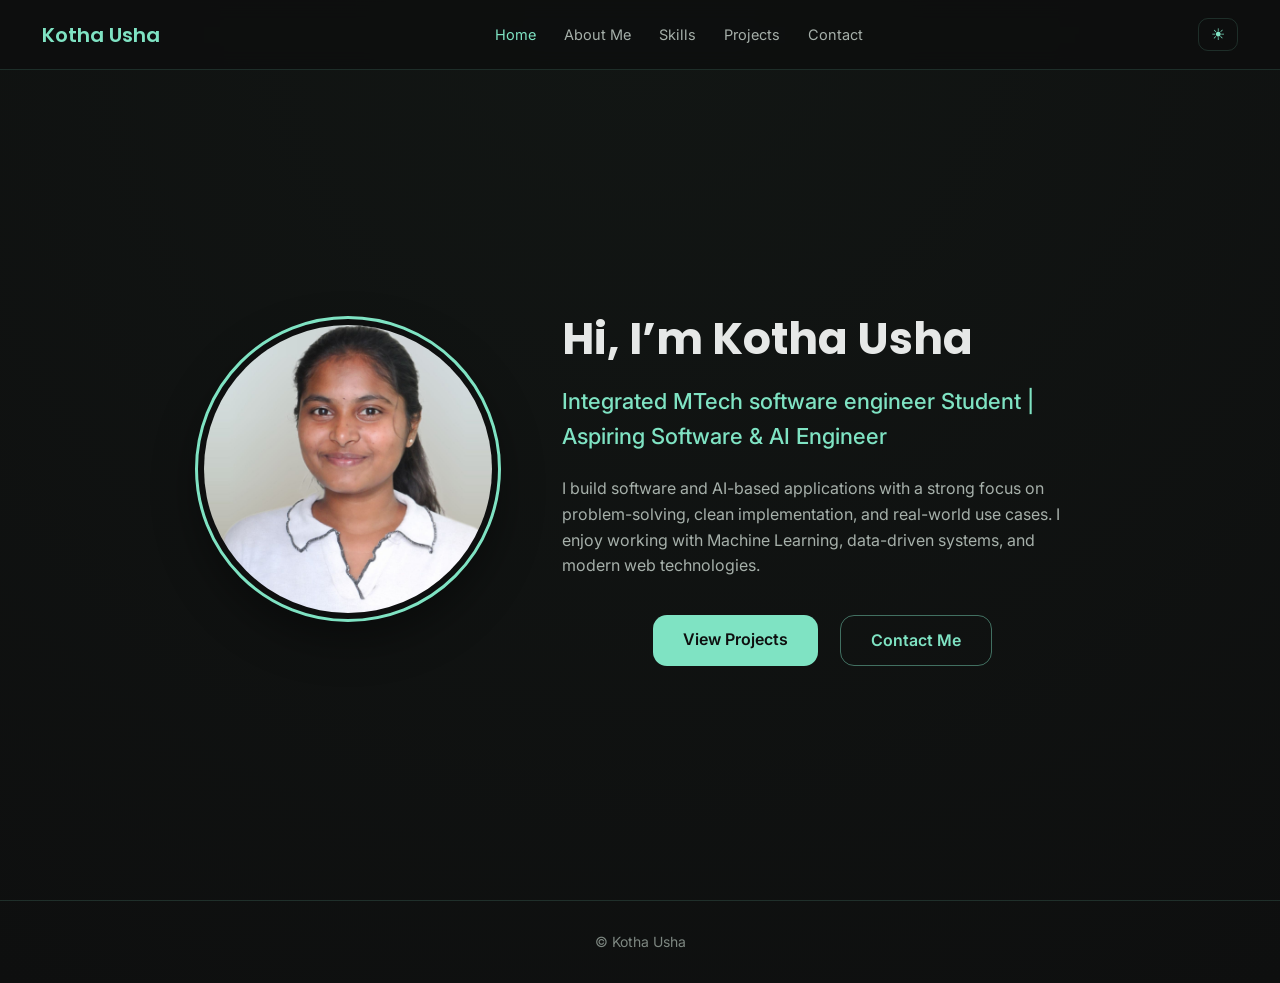
<file: index.html>
<!DOCTYPE html>
<html lang="en">
<head>
  <meta charset="UTF-8" />
  <title>Kotha Usha | Portfolio</title>
  <meta name="viewport" content="width=device-width, initial-scale=1.0" />

  <link rel="stylesheet" href="style.css" />
  <link href="https://fonts.googleapis.com/css2?family=Poppins:wght@600&family=Inter&display=swap" rel="stylesheet">
</head>

<body>

<header class="navbar">
  
  <div class="logo">Kotha Usha</div>

  <nav>
    <a class="active" href="index.html">Home</a>
    <a href = "about.html">About Me</a>
    <a href="skills.html">Skills</a>
    <a href="projects.html">Projects</a>
    <a href="contact.html">Contact</a>
  </nav>

  <button id="themeToggle" class="theme-toggle" aria-label="Toggle theme">
  ☀
</button>

</header>

  <section class="hero">
  <div class="hero-split">

    <!-- LEFT: PHOTO -->
    <div class="hero-photo" id="heroPhoto">
  <img src="profile.jpg" alt="Kotha Usha">
</div>


    <!-- RIGHT: TEXT -->
    <div class="hero-wrapper hero-content">
      <h1>Hi, I’m Kotha Usha</h1>
      <h2>Integrated MTech software engineer Student | Aspiring Software & AI Engineer</h2>

<p>
  I build software and AI-based applications with a strong focus on
  problem-solving, clean implementation, and real-world use cases.
  I enjoy working with Machine Learning, data-driven systems, and
  modern web technologies.
</p>


      <div class="hero-buttons">
        <a href="projects.html" class="btn btn-primary">View Projects</a>
        <a href="contact.html" class="btn btn-secondary">Contact Me</a>
      </div>
    </div>

  </div>
</section>



<footer>
  ©  Kotha Usha
</footer>

<script src="script.js"></script>
</body>
</html>
</file>
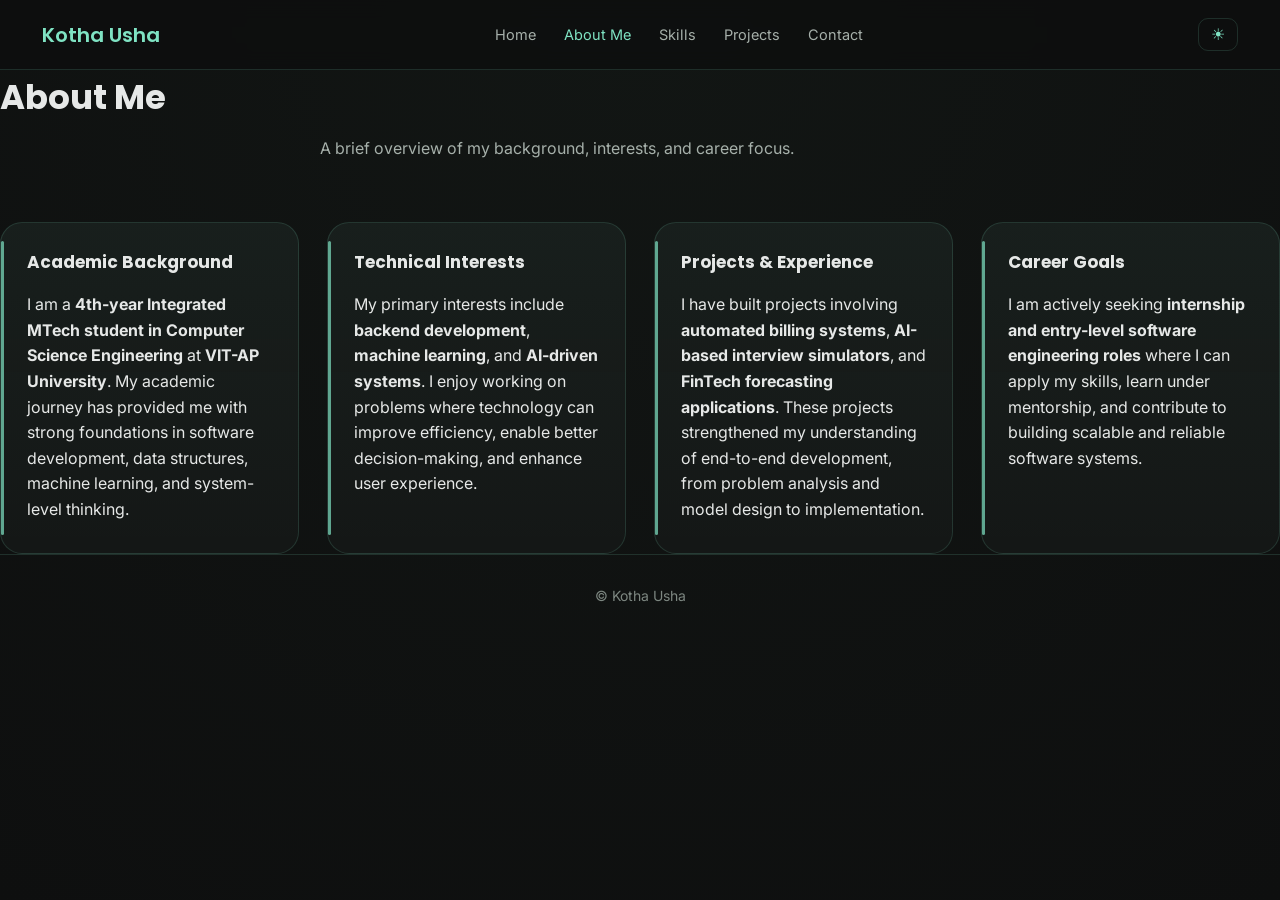
<file: about.html>
<!DOCTYPE html>
<html lang="en">
<head>
  <meta charset="UTF-8">
  <title>About | Kotha Usha</title>
  <meta name="description" content="About Kotha Usha — Software Engineer and Integrated MTech CSE student.">
  <meta name="viewport" content="width=device-width, initial-scale=1.0">

  <link rel="stylesheet" href="style.css">
  <link href="https://fonts.googleapis.com/css2?family=Poppins:wght@600&family=Inter&display=swap" rel="stylesheet">
</head>

<body>

<header class="navbar">
  <div class="logo">Kotha Usha</div>

  <nav>
    <a href="index.html">Home</a>
    <a class="active" href="about.html">About Me</a>
    <a href="skills.html">Skills</a>
    <a href="projects.html">Projects</a>
    <a href="contact.html">Contact</a>
  </nav>

<button id="themeToggle" class="theme-toggle" aria-label="Toggle theme">
  ☀
</button>

</header>

<section class="about-section">

  <h1>About Me</h1>
  <p class="subtitle">
    A brief overview of my background, interests, and career focus.
  </p>

  <div class="skills-grid">

    <div class="skill-card">
      <h3>Academic Background</h3>
      <p>
  I am a <strong>4th-year Integrated MTech student in Computer Science Engineering</strong>
  at <strong>VIT-AP University</strong>. My academic journey has provided me with
  strong foundations in software development, data structures, machine learning,
  and system-level thinking.
</p>

    </div>

    <div class="skill-card">
      <h3>Technical Interests</h3>
      <p>
  My primary interests include <strong>backend development</strong>,
  <strong>machine learning</strong>, and <strong>AI-driven systems</strong>.
  I enjoy working on problems where technology can improve efficiency,
  enable better decision-making, and enhance user experience.
</p>

    </div>

    <div class="skill-card">
      <h3>Projects & Experience</h3>
      <p>
  I have built projects involving <strong>automated billing systems</strong>,
  <strong>AI-based interview simulators</strong>, and
  <strong>FinTech forecasting applications</strong>.
  These projects strengthened my understanding of end-to-end development,
  from problem analysis and model design to implementation.
</p>

    </div>

    <div class="skill-card">
      <h3>Career Goals</h3>
      <p>
  I am actively seeking <strong>internship and entry-level software engineering roles</strong>
  where I can apply my skills, learn under mentorship, and contribute to
  building scalable and reliable software systems.
</p>

    </div>

  </div>
</section>

<footer>
  © Kotha Usha
</footer>

<script src="script.js"></script>
</body>
</html>
</file>
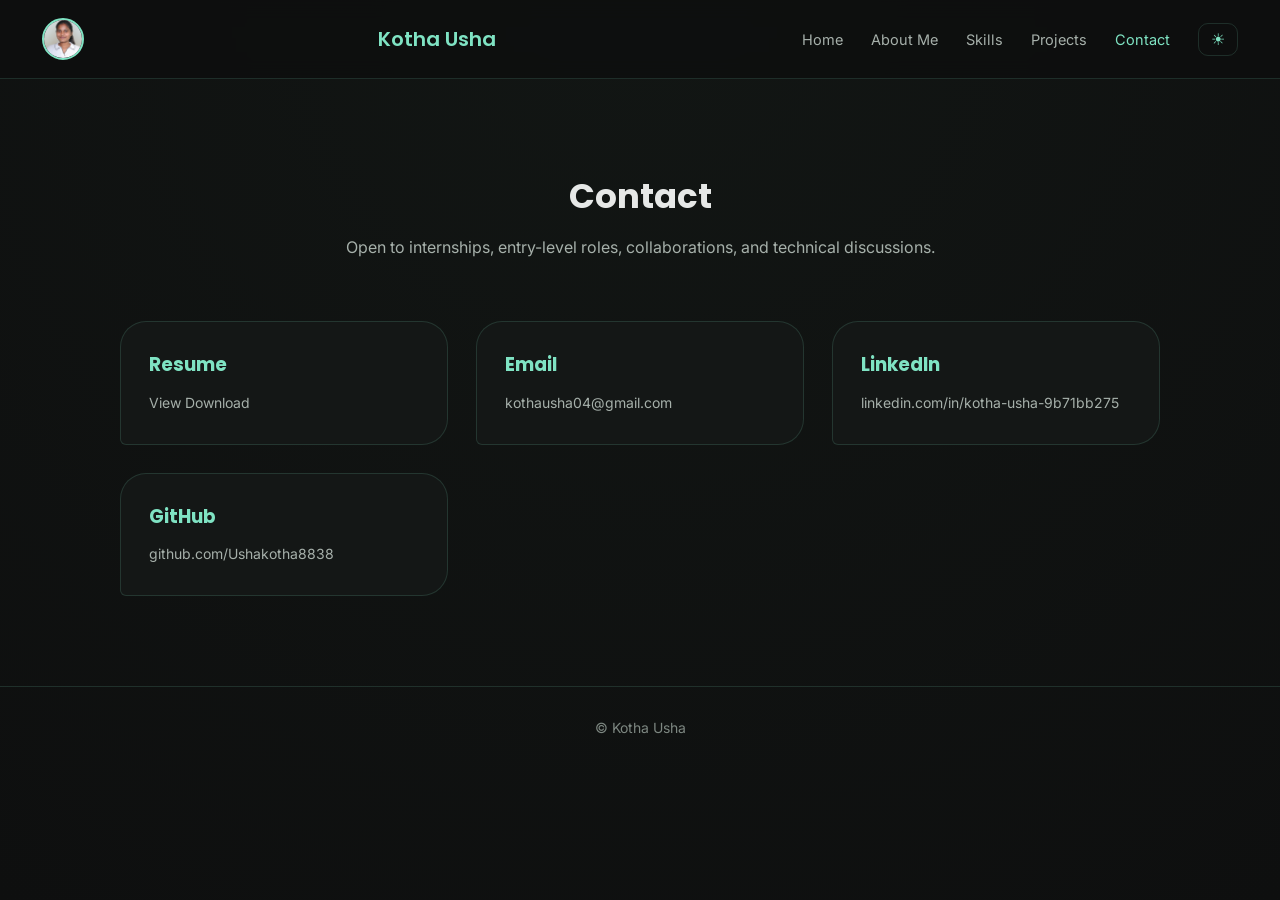
<file: contact.html>
<!DOCTYPE html>
<html lang="en">
<head>
  <meta charset="UTF-8">
  <title>Contact | Kotha Usha</title>
  <meta name="description" content="Contact Kotha Usha — Software Engineer open to internships and entry-level roles.">
  <meta name="viewport" content="width=device-width, initial-scale=1.0">

  <link rel="stylesheet" href="style.css">
  <link href="https://fonts.googleapis.com/css2?family=Poppins:wght@600&family=Inter&display=swap" rel="stylesheet">
</head>

<body>

<header class="navbar">
  <div class="profile-mini" id="navProfile">
  <img src="profile.jpg" alt="Kotha Usha">
</div>


  <div class="logo">Kotha Usha</div>
  <nav>
    <a href="index.html">Home</a>
    <a href = "about.html">About Me</a>
    <a href="skills.html">Skills</a>
    <a href="projects.html">Projects</a>
    <a class="active" href="contact.html">Contact</a>

    <!-- Theme Toggle -->
    <button id="themeToggle" class="theme-toggle" aria-label="Toggle theme">
  ☀
</button>

  </nav>
</header>

<section class="contact-section">
  <h1>Contact</h1>
  <p class="subtitle">
Open to internships, entry-level roles, collaborations, and technical discussions.

  </p>

  <div class="contact-grid">


    <!-- Resume -->
<div class="contact-card accent-olive">
  <h3>Resume</h3>

  <div class="contact-actions">
    <a href="UshaKothaResume.pdf"
       target="_blank"
       rel="noopener noreferrer"
       data-resume="view">
      View
    </a>

    <a href="UshaKothaResume.pdf"
       download
       data-resume="download">
      Download
    </a>
  </div>
</div>


   

    <!-- Email -->
    <div class="contact-card accent-amber">
      <h3>Email</h3>
      <a href="mailto:kothausha04@gmail.com" class="contact-link">
        kothausha04@gmail.com
      </a>
    </div>

    <!-- LinkedIn -->
    <div class="contact-card accent-violet">
      <h3>LinkedIn</h3>
      <a href="https://www.linkedin.com/in/kotha-usha-9b71bb275"
         target="_blank"
         rel="noopener noreferrer"
         class="contact-link">
        linkedin.com/in/kotha-usha-9b71bb275
      </a>
    </div>

    <!-- GitHub -->
    <div class="contact-card accent-teal">
      <h3>GitHub</h3>
      <a href="https://github.com/Ushakotha8838"
         target="_blank"
         rel="noopener noreferrer"
         class="contact-link">
        github.com/Ushakotha8838
      </a>
    </div>

  </div>
</section>

<footer>
  ©  Kotha Usha
</footer>

<script src="script.js"></script>
</body>
</html>
</file>
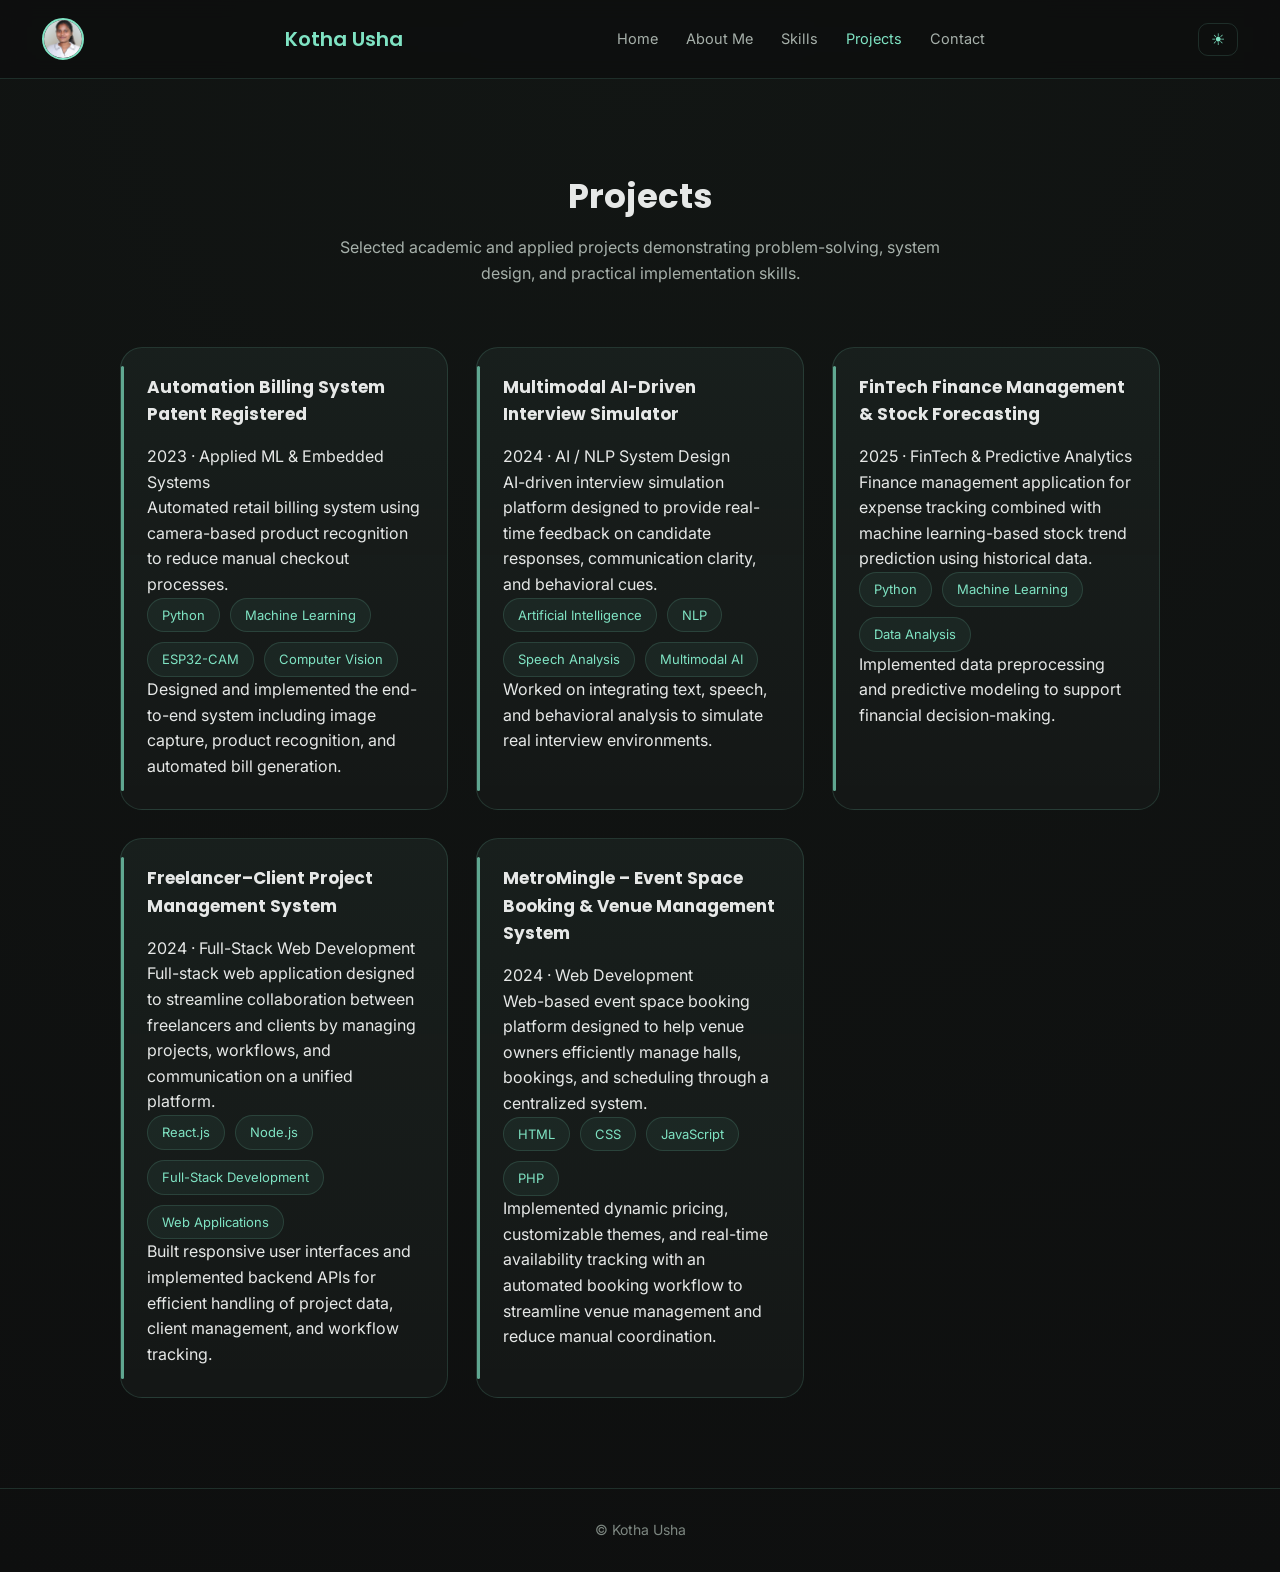
<file: projects.html>
<!DOCTYPE html>
<html lang="en">
<head>
  <meta charset="UTF-8">
  <title>Projects | Kotha Usha</title>
  <meta name="description" content="Projects by Kotha Usha including AI systems, fintech applications, and software engineering projects.">

  <meta name="viewport" content="width=device-width, initial-scale=1.0">

  <!-- Cache busting -->
  <link rel="stylesheet" href="style.css?v=8">

  <link href="https://fonts.googleapis.com/css2?family=Poppins:wght@600&family=Inter&display=swap" rel="stylesheet">
</head>

<body>

<header class="navbar">

  <div class="profile-mini" id="navProfile">
  <img src="profile.jpg" alt="Kotha Usha">
</div>


  <div class="logo">Kotha Usha</div>
  <nav>
    <a href="index.html">Home</a>
    <a href = "about.html">About Me</a>
    <a href="skills.html">Skills</a>
    <a class="active" href="projects.html">Projects</a>
    <a href="contact.html">Contact</a>
  </nav>
<button id="themeToggle" class="theme-toggle" aria-label="Toggle theme">
  ☀
</button>


</header>

<section class="projects-section">
  <h1>Projects</h1>
  <p class="subtitle">
    Selected academic and applied projects demonstrating problem-solving,
    system design, and practical implementation skills.
  </p>

  <div class="skills-grid">

    <!-- Project 1 -->
    <div class="skill-card">
      <h3>Automation Billing System <span class="badge">Patent Registered</span></h3>

      <span class="skill-level">2023 · Applied ML & Embedded Systems</span>

      <div class="skill-divider"></div>

      <p>
        Automated retail billing system using camera-based product recognition
        to reduce manual checkout processes.
      </p>

      <div class="skill-tags">
        <span>Python</span>
        <span>Machine Learning</span>
        <span>ESP32-CAM</span>
        <span>Computer Vision</span>
      </div>

      <div class="skill-footer">
        Designed and implemented the end-to-end system including image capture,
product recognition, and automated bill generation.

      </div>
    </div>

    <!-- Project 2 -->
    <div class="skill-card">
      <h3>Multimodal AI-Driven Interview Simulator</h3>

      <span class="skill-level">2024 · AI / NLP System Design</span>

      <div class="skill-divider"></div>

      <p>
       AI-driven interview simulation platform designed to provide real-time
feedback on candidate responses, communication clarity, and behavioral cues.

      </p>

      <div class="skill-tags">
        <span>Artificial Intelligence</span>
        <span>NLP</span>
        <span>Speech Analysis</span>
        <span>Multimodal AI</span>
      </div>

      <div class="skill-footer">
Worked on integrating text, speech, and behavioral analysis to simulate
real interview environments.

      </div>
    </div>

    <!-- Project 3 -->
    <div class="skill-card">
      <h3>FinTech Finance Management & Stock Forecasting</h3>

      <span class="skill-level">2025 · FinTech & Predictive Analytics</span>

      <div class="skill-divider"></div>

      <p>
        Finance management application for expense tracking combined with
machine learning-based stock trend prediction using historical data.

      </p>

      <div class="skill-tags">
        <span>Python</span>
        <span>Machine Learning</span>
        <span>Data Analysis</span>
        
      </div>
      <div class="skill-footer">
        Implemented data preprocessing and predictive modeling to support
financial decision-making.

      </div>
       </div>
<!-- Project 4 -->
      <div class="skill-card">
  <h3>Freelancer–Client Project Management System</h3>

  <span class="skill-level">2024 · Full-Stack Web Development</span>

  <div class="skill-divider"></div>

  <p>
    Full-stack web application designed to streamline collaboration between freelancers and clients by managing projects, workflows, and communication on a unified platform.
  </p>

  <div class="skill-tags">
    <span>React.js</span>
    <span>Node.js</span>
    <span>Full-Stack Development</span>
    <span>Web Applications</span>
  </div>

  <div class="skill-footer">
    Built responsive user interfaces and implemented backend APIs for efficient handling of project data, client management, and workflow tracking.
  </div>
</div>

    <!-- Project 5 -->
    <div class="skill-card">
  <h3>MetroMingle – Event Space Booking & Venue Management System</h3>

  <span class="skill-level">2024 · Web Development</span>

  <div class="skill-divider"></div>

  <p>
    Web-based event space booking platform designed to help venue owners efficiently manage halls, bookings, and scheduling through a centralized system.
  </p>

  <div class="skill-tags">
    <span>HTML</span>
    <span>CSS</span>
    <span>JavaScript</span>
    <span>PHP</span>
  </div>

  <div class="skill-footer">
    Implemented dynamic pricing, customizable themes, and real-time availability tracking with an automated booking workflow to streamline venue management and reduce manual coordination.
  </div>
</div>  
   

  </div>
</section>

<footer>
  ©  Kotha Usha
</footer>
<script src="script.js"></script>

</body>
</html>
</file>
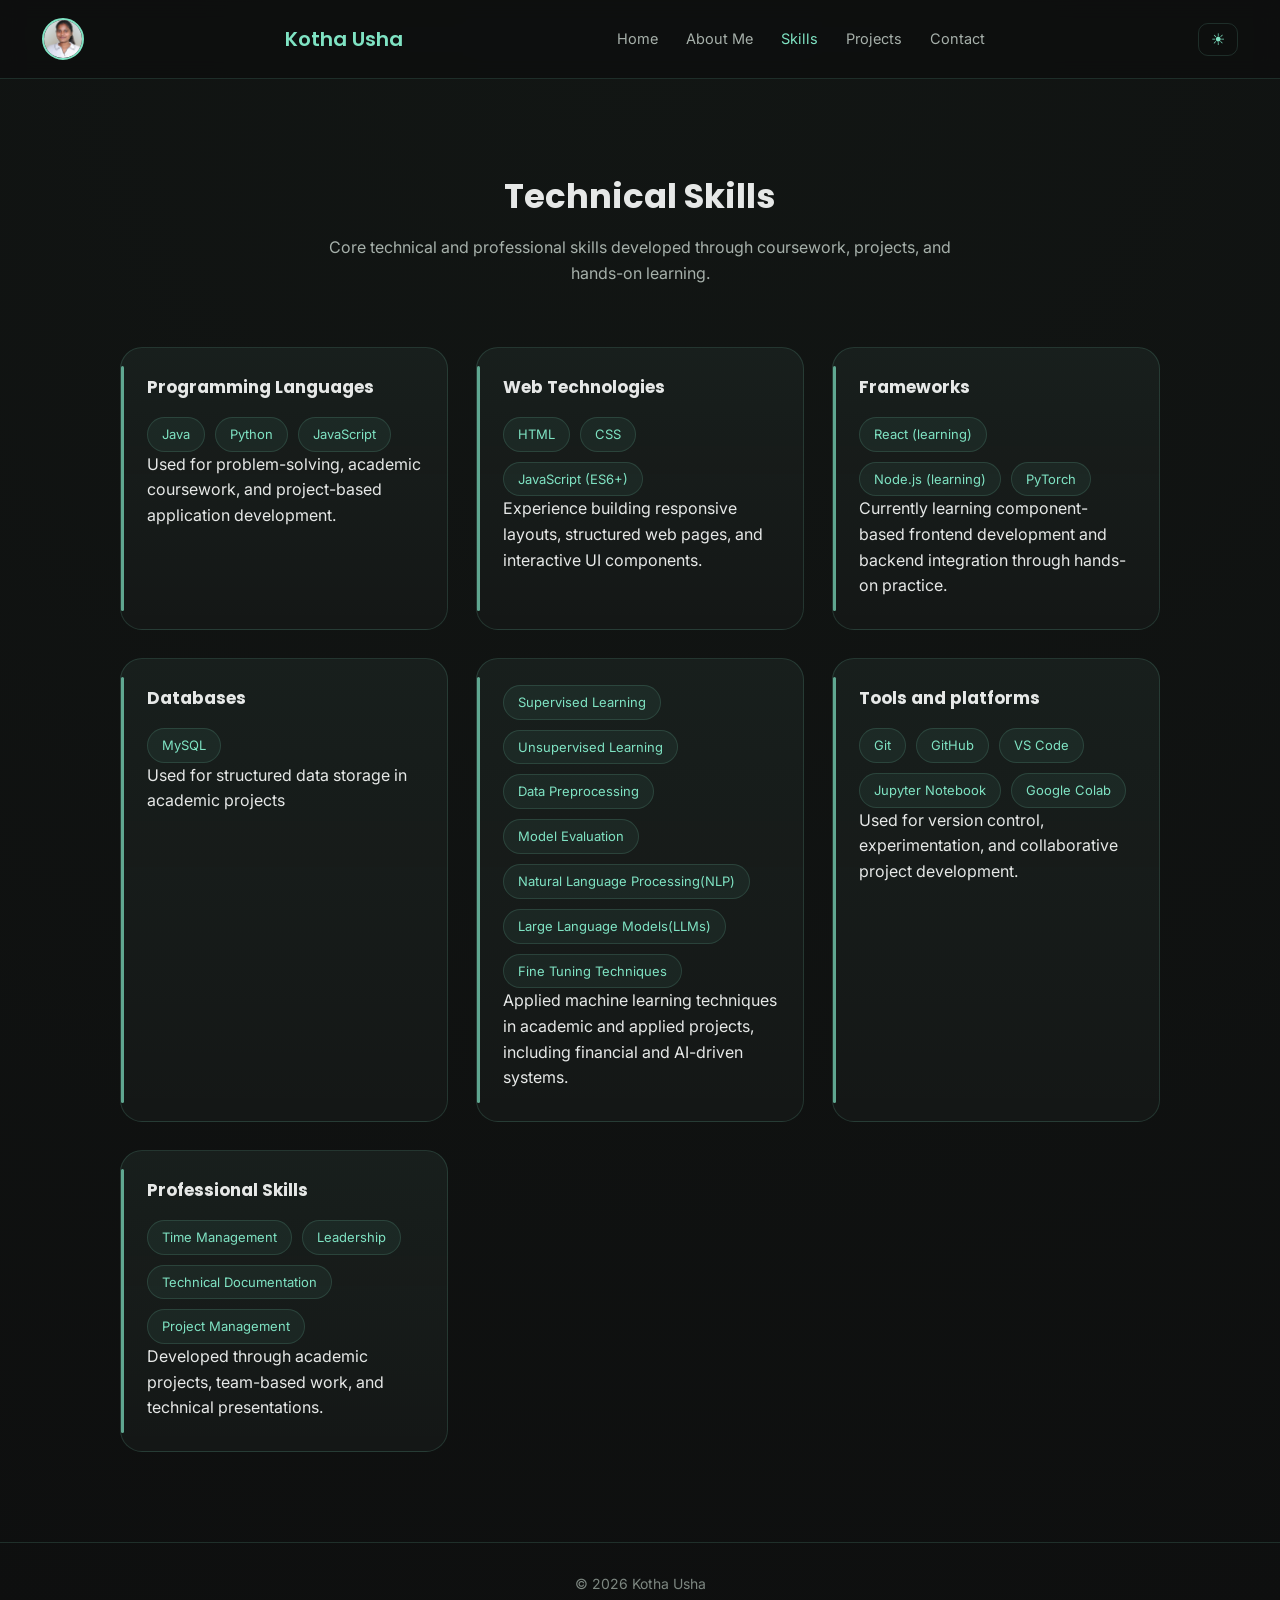
<file: skills.html>
<!DOCTYPE html>
<html lang="en">
<head>
  <meta charset="UTF-8">
  <title>Skills | Kotha Usha</title>
  <meta name="description" content="Technical skills of Kotha Usha including programming, software development, AI, and machine learning.">

  <meta name="viewport" content="width=device-width, initial-scale=1.0">

  <!-- Cache busting to ensure latest CSS loads -->
  <link rel="stylesheet" href="style.css?v=7">

  <link href="https://fonts.googleapis.com/css2?family=Poppins:wght@600&family=Inter&display=swap" rel="stylesheet">
</head>

<body>

<header class="navbar">
  <div class="profile-mini" id="navProfile">
  <img src="profile.jpg" alt="Kotha Usha">
</div>


  <div class="logo">Kotha Usha</div>
  <nav>
    <a href="index.html">Home</a>
    <a href = "about.html">About Me</a>
    <a class="active" href="skills.html">Skills</a>
    <a href="projects.html">Projects</a>
    <a href="contact.html">Contact</a>
  </nav>
<button id="themeToggle" class="theme-toggle" aria-label="Toggle theme">
  ☀
</button>


</header>

<section class="skills-section">
  <h1>Technical Skills</h1>
  <p class="subtitle">
    Core technical and professional skills developed through coursework,
    projects, and hands-on learning.
  </p>

  <div class="skills-grid">

    <!-- Programming Languages -->
    <div class="skill-card">
      <h3>Programming Languages</h3>
     

      <div class="skill-divider"></div>

      <div class="skill-tags">
        <span>Java</span>
        <span>Python</span>
        <span>JavaScript</span>
      </div>

      <div class="skill-footer">
       <p>
  Used for problem-solving, academic coursework, and
  project-based application development.
</p>

      </div>
    </div>

    <!-- Web Technologies -->
    <div class="skill-card">
      <h3>Web Technologies</h3>
     

      <div class="skill-divider"></div>

      <div class="skill-tags">
        <span>HTML</span>
        <span>CSS</span>
        <span>JavaScript (ES6+)</span>

      </div>

      <div class="skill-footer">
        <p>
  Experience building responsive layouts, structured web pages,
  and interactive UI components.
</p>

      </div>
    </div>

    <!-- Frameworks -->
    <div class="skill-card">
      <h3>Frameworks</h3>
      

      <div class="skill-divider"></div>

      <div class="skill-tags">
        <span>React (learning)</span>
<span>Node.js (learning)</span>
<span>PyTorch</span>
      </div>

      <div class="skill-footer">
        <p>
  Currently learning component-based frontend development and
  backend integration through hands-on practice.
</p>

      </div>
    </div>

    <!-- Databases -->
    <div class="skill-card">
      <h3>Databases</h3>
      

      <div class="skill-divider"></div>

      <div class="skill-tags">
        <span>MySQL</span>
      </div>

      <div class="skill-footer">
        Used for structured data storage in academic projects
      </div>
    </div>

    <!-- Machine Learning & AI -->
    <div class="skill-card">
      
      
      <div class="skill-divider"></div>

      <div class="skill-tags">
        
        <span>Supervised Learning</span>
<span>Unsupervised Learning</span>
<span>Data Preprocessing</span>
<span>Model Evaluation</span>
<span>Natural Language Processing(NLP)</span>
<span>Large Language Models(LLMs)</span>
<span>Fine Tuning Techniques</span>
      </div>

      <div class="skill-footer">
        <p>
  Applied machine learning techniques in academic and applied projects,
  including financial and AI-driven systems.
</p>

      </div>
    </div>



    <!-- Tools and Platforms -->
    <div class="skill-card">
      <h3>Tools and platforms</h3>
      
      <div class="skill-divider"></div>

      <div class="skill-tags">
        
       <span>Git</span>
<span>GitHub</span>
<span>VS Code</span>
<span>Jupyter Notebook</span>
<span>Google Colab</span>

      </div>

      <div class="skill-footer">
        <p>
  <p>
  Used for version control, experimentation, and collaborative
  project development.
</p>

</p>

      </div>
    </div>

    <!-- Professional Skills -->
    <div class="skill-card">
      <h3>Professional Skills</h3>
     
      <div class="skill-divider"></div>

      <div class="skill-tags">
        <span>Time Management</span>
        <span>Leadership</span>
        <span>Technical Documentation</span>
        <span>Project Management</span>
      </div>

      <div class="skill-footer">
       <p>
  Developed through academic projects, team-based work,
  and technical presentations.
</p>

      </div>
    </div>

  </div>
</section>

<footer>
  © 2026 Kotha Usha
</footer>
<script src="script.js"></script>

</body>
</html>
</file>
<file: style.css>
/* =====================================================
   THEME VARIABLES — GRAPHITE + SOFT MINT
===================================================== */
:root {
  --bg-main: #0e0f0f;
  --bg-secondary: #141716;
  --bg-hover: #1a1e1c;

  --text-primary: #e6e8e7;
  --text-secondary: #a6b0aa;
  --text-muted: #7d8781;

  --accent: #7fe3c3;
  --accent-muted: #4dbfa1;

  --border-soft: rgba(127, 227, 195, 0.15);
  --border-hover: rgba(127, 227, 195, 0.45);
}

body.light {
  --bg-main: #f7f9f8;
  --bg-secondary: #ffffff;

  --text-primary: #0f172a;
  --text-secondary: #475569;
  --text-muted: #64748b;

  --accent: #0f766e;
  --accent-muted: #0d9488;

  --border-soft: rgba(15, 118, 110, 0.15);
  --border-hover: rgba(15, 118, 110, 0.4);

  background: radial-gradient(circle at top, #ffffff, #f1f5f9);
}


/* =====================================================
   GLOBAL RESET
===================================================== */
* {
  margin: 0;
  padding: 0;
  box-sizing: border-box;
}

html, body {
  width: 100%;
  min-height: 100%;
}

body {
  font-family: 'Inter', sans-serif;
  background: radial-gradient(circle at top, #121614, var(--bg-main));
  color: var(--text-primary);
  line-height: 1.6;
}

/* =====================================================
   NAVBAR
===================================================== */
.navbar {
  display: flex;
  justify-content: space-between;
  align-items: center;
  padding: 18px 42px;
  background: rgba(14, 15, 15, 0.85);
  backdrop-filter: blur(10px);
  border-bottom: 1px solid var(--border-soft);
}

.logo {
  font-family: 'Poppins', sans-serif;
  font-size: 20px;
  font-weight: 600;
  color: var(--accent);
}

nav a {
  margin-left: 24px;
  text-decoration: none;
  font-size: 14.5px;
  color: var(--text-secondary);
  transition: color 0.2s ease;
}

nav a:hover,
nav a.active {
  color: var(--accent);
}

/* Theme Toggle Button */
.theme-toggle {
  margin-left: 24px;
  background: transparent;
  border: 1px solid var(--border-soft);
  color: var(--accent);
  font-size: 16px;
  padding: 6px 12px;
  border-radius: 10px;
  cursor: pointer;
  transition: all 0.25s ease;
}

.theme-toggle:hover {
  background: rgba(127, 227, 195, 0.1);
}


/* =====================================================
   HERO SECTION (CENTERED CLEAN)
===================================================== */
.hero {
  min-height: calc(100vh - 70px);
  display: flex;
  align-items: center;
  justify-content: center;
  padding: 40px 20px;
}

.hero-wrapper {
  max-width: 760px;
  text-align: center;
}

.hero-wrapper h1 {
  font-family: 'Poppins', sans-serif;
  font-size: 44px;
  margin-bottom: 10px;
}

.hero-wrapper h2 {
  font-size: 22px;
  font-weight: 500;
  color: var(--accent);
  margin-bottom: 22px;
}

.hero-wrapper p {
  font-size: 16px;
  color: var(--text-secondary);
  margin-bottom: 36px;
}

.hero-buttons {
  display: flex;
  justify-content: center;
  gap: 22px;
  flex-wrap: wrap;
}

/* =====================================================
   BUTTONS
===================================================== */
.btn {
  padding: 12px 30px;
  border-radius: 14px;
  font-weight: 600;
  text-decoration: none;
  transition: all 0.25s ease;
}

.btn-primary {
  background: var(--accent);
  color: #0e0f0f; /* FORCE DARK TEXT */
}


.btn-primary:hover {
  transform: translateY(-3px);
  box-shadow: 0 10px 30px rgba(127, 227, 195, 0.35);
}

.btn-secondary {
  border: 1px solid var(--border-hover);
  color: var(--accent);
}

.btn-secondary:hover {
  background: rgba(127, 227, 195, 0.08);
}

/* =====================================================
   COMMON PAGE LAYOUT
===================================================== */
.skills-section,
.projects-section,
.contact-section {
  max-width: 1100px;
  margin: auto;
  padding: 90px 30px;
  text-align: center;
}

h1 {
  font-family: 'Poppins', sans-serif;
  font-size: 34px;
  margin-bottom: 12px;
}

.subtitle {
  color: var(--text-secondary);
  max-width: 640px;
  margin: 0 auto 60px;
}

/* =====================================================
   SKILLS GRID — ADAPTIVE & PREMIUM
===================================================== */
.skills-grid {
  display: grid;
  grid-template-columns: repeat(auto-fit, minmax(260px, 1fr));
  gap: 28px;
}

.skill-card {
  background:
    linear-gradient(180deg, rgba(127, 227, 195, 0.04), transparent),
    var(--bg-secondary);

  border: 1px solid var(--border-soft);
  border-radius: 22px;
  padding: 26px 26px 30px;
  text-align: left;
  position: relative;
  transition: all 0.35s ease;
}

/* Hover depth + glow */
.skill-card:hover {
  transform: translateY(-8px);
  border-color: var(--border-hover);
  box-shadow: 0 20px 50px rgba(0, 0, 0, 0.6);
}

/* Accent line */
.skill-card::before {
  content: "";
  position: absolute;
  left: 0;
  top: 18px;
  bottom: 18px;
  width: 3px;
  background: var(--accent);
  border-radius: 999px;
  opacity: 0.7;
}

.skill-card h3 {
  font-family: 'Poppins', sans-serif;
  font-size: 17px;
  margin-bottom: 16px;
  color: var(--text-primary);
}

/* Skill tags */
.skill-tags {
  display: flex;
  flex-wrap: wrap;
  gap: 10px;
}

.skill-tags span {
  padding: 6px 14px;
  border-radius: 999px;
  font-size: 13px;
  color: var(--accent);
  border: 1px solid var(--border-soft);
  background: rgba(127, 227, 195, 0.06);
  transition: all 0.25s ease;
}

/* Hover animation on tags */
.skill-tags span:hover {
  background: rgba(127, 227, 195, 0.18);
  transform: translateY(-2px);
}

/* =====================================================
   PROJECT CARDS
===================================================== */
.project-card {
  background: var(--bg-secondary);
  border: 1px solid var(--border-soft);
  border-radius: 22px;
  padding: 30px;
  margin-bottom: 30px;
  text-align: left;
  transition: all 0.3s ease;
}

.project-card:hover {
  transform: translateY(-6px);
  border-color: var(--border-hover);
}

.project-card h3 {
  font-family: 'Poppins', sans-serif;
  margin-bottom: 10px;
}

.project-card p {
  color: var(--text-secondary);
  margin-bottom: 10px;
}

.tech {
  color: var(--accent);
  font-size: 13px;
}

/* =====================================================
   CONTACT CARDS — UNIQUE SHAPE
===================================================== */
.contact-grid {
  display: grid;
  grid-template-columns: repeat(auto-fit, minmax(260px, 1fr));
  gap: 28px;
}

.contact-card {
  background: var(--bg-secondary);
  border: 1px solid var(--border-soft);
  border-radius: 26px 26px 26px 6px; /* unique shape */
  padding: 28px;
  text-align: left;
  transition: all 0.35s ease;
}

.contact-card:hover {
  transform: translateY(-6px);
  border-color: var(--border-hover);
}

.contact-card h3 {
  font-family: 'Poppins', sans-serif;
  color: var(--accent);
  margin-bottom: 10px;
}

.contact-card a {
  color: var(--text-secondary);
  text-decoration: none;
  font-size: 14px;
}

.contact-card a:hover {
  color: var(--accent);
}

/* =====================================================
   FOOTER
===================================================== */
footer {
  text-align: center;
  padding: 30px;
  border-top: 1px solid var(--border-soft);
  color: var(--text-muted);
  font-size: 14px;
}

/* =====================================================
   RESPONSIVE
===================================================== */
@media (max-width: 768px) {
  .navbar {
    flex-direction: column;
    align-items: flex-start;
  }

  nav {
    margin-top: 10px;
  }

  nav a {
    margin-left: 0;
    margin-right: 18px;
  }

  h1 {
    font-size: 28px;
  }
}

/* ===============================
   Light Theme Overrides
================================ */

/* =====================================================
   LIGHT THEME — COLOR ONLY (NO LAYOUT CHANGES)
===================================================== */

body.light {
  background: #f6f8fa;
  color: #0f172a;
}

/* Navbar */
body.light .navbar {
  background: #ffffff;
  border-bottom: 1px solid #d1d5db;
}

/* Text */
body.light h1,
body.light h2,
body.light h3 {
  color: #0f172a;
}

body.light .subtitle,
body.light p {
  color: #334155;
}

/* Skill / Project / Contact Cards */
body.light .skill-card,
body.light .project-card,
body.light .contact-card {
  background: #ffffff;
  border: 1.5px solid #cbd5e1; /* darker border */
  box-shadow: 0 8px 24px rgba(0, 0, 0, 0.06);
}

/* Card accent line */
body.light .skill-card::before {
  background: #0f766e;
}

/* Skill Tags */
body.light .skill-tags span {
  background: #ecfdf5;
  color: #065f46;
  border: 1px solid #99f6e4;
  font-weight: 500;
}

/* Links */
body.light a {
  color: #0f766e;
}

body.light a:hover {
  color: #115e59;
}

/* Footer */
body.light footer {
  background: #ffffff;
  color: #475569;
  border-top: 1px solid #d1d5db;
}

/* =====================================================
   LIGHT THEME — SKILL CARD TITLE FIX
   (Color & contrast only)
===================================================== */

/* Skill card titles */
body.light .skill-card h3 {
  color: #0f172a;            /* strong slate */
  font-weight: 600;
  letter-spacing: 0.2px;
}

/* Level text (Beginner / Intermediate etc.) */
body.light .skill-card .level,
body.light .skill-card strong {
  color: #0f766e;            /* deep teal */
  font-weight: 600;
}

/* Card description text */
body.light .skill-card p {
  color: #1e293b;            /* darker readable text */
}

/* Subtle title divider effect */
body.light .skill-card h3::after {
  content: "";
  display: block;
  width: 36px;
  height: 2px;
  margin-top: 6px;
  background: #0f766e;
  border-radius: 999px;
}


/* ===============================
   FIX PRIMARY BUTTON — LIGHT THEME
================================ */

body.light .btn-primary {
  background: #0f766e;   /* strong teal */
  color: #ffffff;        /* force white text */
  font-weight: 600;
}

body.light .btn-primary:hover {
  background: #115e59;
  box-shadow: 0 10px 30px rgba(15, 118, 110, 0.35);
}

/* =====================================================
   THEME VARIABLES — GRAPHITE + SOFT MINT
===================================================== */
:root {
  --bg-main: #0e0f0f;
  --bg-secondary: #141716;
  --bg-hover: #1a1e1c;

  --text-primary: #e6e8e7;
  --text-secondary: #a6b0aa;
  --text-muted: #7d8781;

  --accent: #7fe3c3;
  --accent-muted: #4dbfa1;

  --border-soft: rgba(127, 227, 195, 0.15);
  --border-hover: rgba(127, 227, 195, 0.45);
}

body.light {
  --bg-main: #f7f9f8;
  --bg-secondary: #ffffff;

  --text-primary: #0f172a;
  --text-secondary: #475569;
  --text-muted: #64748b;

  --accent: #0f766e;
  --accent-muted: #0d9488;

  --border-soft: rgba(15, 118, 110, 0.15);
  --border-hover: rgba(15, 118, 110, 0.4);

  background: radial-gradient(circle at top, #ffffff, #f1f5f9);
}


/* =====================================================
   GLOBAL RESET
===================================================== */
* {
  margin: 0;
  padding: 0;
  box-sizing: border-box;
}

html, body {
  width: 100%;
  min-height: 100%;
}

body {
  font-family: 'Inter', sans-serif;
  background: radial-gradient(circle at top, #121614, var(--bg-main));
  color: var(--text-primary);
  line-height: 1.6;
}

/* =====================================================
   NAVBAR
===================================================== */
.navbar {
  display: flex;
  justify-content: space-between;
  align-items: center;
  padding: 18px 42px;
  background: rgba(14, 15, 15, 0.85);
  backdrop-filter: blur(10px);
  border-bottom: 1px solid var(--border-soft);
}

.logo {
  font-family: 'Poppins', sans-serif;
  font-size: 20px;
  font-weight: 600;
  color: var(--accent);
}

nav a {
  margin-left: 24px;
  text-decoration: none;
  font-size: 14.5px;
  color: var(--text-secondary);
  transition: color 0.2s ease;
}

nav a:hover,
nav a.active {
  color: var(--accent);
}

/* Theme Toggle Button */
.theme-toggle {
  margin-left: 24px;
  background: transparent;
  border: 1px solid var(--border-soft);
  color: var(--accent);
  font-size: 16px;
  padding: 6px 12px;
  border-radius: 10px;
  cursor: pointer;
  transition: all 0.25s ease;
}

.theme-toggle:hover {
  background: rgba(127, 227, 195, 0.1);
}


/* =====================================================
   HERO SECTION (CENTERED CLEAN)
===================================================== */
.hero {
  min-height: calc(100vh - 70px);
  display: flex;
  align-items: center;
  justify-content: center;
  padding: 40px 20px;
}

.hero-wrapper {
  max-width: 760px;
  text-align: center;
}

.hero-wrapper h1 {
  font-family: 'Poppins', sans-serif;
  font-size: 44px;
  margin-bottom: 10px;
}

.hero-wrapper h2 {
  font-size: 22px;
  font-weight: 500;
  color: var(--accent);
  margin-bottom: 22px;
}

.hero-wrapper p {
  font-size: 16px;
  color: var(--text-secondary);
  margin-bottom: 36px;
}

.hero-buttons {
  display: flex;
  justify-content: center;
  gap: 22px;
  flex-wrap: wrap;
}

/* =====================================================
   BUTTONS
===================================================== */
.btn {
  padding: 12px 30px;
  border-radius: 14px;
  font-weight: 600;
  text-decoration: none;
  transition: all 0.25s ease;
}

.btn-primary {
  background: var(--accent);
  color: #0e0f0f; /* FORCE DARK TEXT */
}


.btn-primary:hover {
  transform: translateY(-3px);
  box-shadow: 0 10px 30px rgba(127, 227, 195, 0.35);
}

.btn-secondary {
  border: 1px solid var(--border-hover);
  color: var(--accent);
}

.btn-secondary:hover {
  background: rgba(127, 227, 195, 0.08);
}

/* =====================================================
   COMMON PAGE LAYOUT
===================================================== */
.skills-section,
.projects-section,
.contact-section {
  max-width: 1100px;
  margin: auto;
  padding: 90px 30px;
  text-align: center;
}

h1 {
  font-family: 'Poppins', sans-serif;
  font-size: 34px;
  margin-bottom: 12px;
}

.subtitle {
  color: var(--text-secondary);
  max-width: 640px;
  margin: 0 auto 60px;
}

/* =====================================================
   SKILLS GRID — ADAPTIVE & PREMIUM
===================================================== */
.skills-grid {
  display: grid;
  grid-template-columns: repeat(auto-fit, minmax(260px, 1fr));
  gap: 28px;
}

.skill-card {
  background:
    linear-gradient(180deg, rgba(127, 227, 195, 0.04), transparent),
    var(--bg-secondary);

  border: 1px solid var(--border-soft);
  border-radius: 22px;
  padding: 26px 26px 30px;
  text-align: left;
  position: relative;
  transition: all 0.35s ease;
}

/* Hover depth + glow */
.skill-card:hover {
  transform: translateY(-8px);
  border-color: var(--border-hover);
  box-shadow: 0 20px 50px rgba(0, 0, 0, 0.6);
}

/* Accent line */
.skill-card::before {
  content: "";
  position: absolute;
  left: 0;
  top: 18px;
  bottom: 18px;
  width: 3px;
  background: var(--accent);
  border-radius: 999px;
  opacity: 0.7;
}

.skill-card h3 {
  font-family: 'Poppins', sans-serif;
  font-size: 17px;
  margin-bottom: 16px;
  color: var(--text-primary);
}

/* Skill tags */
.skill-tags {
  display: flex;
  flex-wrap: wrap;
  gap: 10px;
}

.skill-tags span {
  padding: 6px 14px;
  border-radius: 999px;
  font-size: 13px;
  color: var(--accent);
  border: 1px solid var(--border-soft);
  background: rgba(127, 227, 195, 0.06);
  transition: all 0.25s ease;
}

/* Hover animation on tags */
.skill-tags span:hover {
  background: rgba(127, 227, 195, 0.18);
  transform: translateY(-2px);
}

/* =====================================================
   PROJECT CARDS
===================================================== */
.project-card {
  background: var(--bg-secondary);
  border: 1px solid var(--border-soft);
  border-radius: 22px;
  padding: 30px;
  margin-bottom: 30px;
  text-align: left;
  transition: all 0.3s ease;
}

.project-card:hover {
  transform: translateY(-6px);
  border-color: var(--border-hover);
}

.project-card h3 {
  font-family: 'Poppins', sans-serif;
  margin-bottom: 10px;
}

.project-card p {
  color: var(--text-secondary);
  margin-bottom: 10px;
}

.tech {
  color: var(--accent);
  font-size: 13px;
}

/* =====================================================
   CONTACT CARDS — UNIQUE SHAPE
===================================================== */
.contact-grid {
  display: grid;
  grid-template-columns: repeat(auto-fit, minmax(260px, 1fr));
  gap: 28px;
}

.contact-card {
  background: var(--bg-secondary);
  border: 1px solid var(--border-soft);
  border-radius: 26px 26px 26px 6px; /* unique shape */
  padding: 28px;
  text-align: left;
  transition: all 0.35s ease;
}

.contact-card:hover {
  transform: translateY(-6px);
  border-color: var(--border-hover);
}

.contact-card h3 {
  font-family: 'Poppins', sans-serif;
  color: var(--accent);
  margin-bottom: 10px;
}

.contact-card a {
  color: var(--text-secondary);
  text-decoration: none;
  font-size: 14px;
}

.contact-card a:hover {
  color: var(--accent);
}

/* =====================================================
   FOOTER
===================================================== */
footer {
  text-align: center;
  padding: 30px;
  border-top: 1px solid var(--border-soft);
  color: var(--text-muted);
  font-size: 14px;
}

/* =====================================================
   RESPONSIVE
===================================================== */
@media (max-width: 768px) {
  .navbar {
    flex-direction: column;
    align-items: flex-start;
  }

  nav {
    margin-top: 10px;
  }

  nav a {
    margin-left: 0;
    margin-right: 18px;
  }

  h1 {
    font-size: 28px;
  }
}

/* ===============================
   Light Theme Overrides
================================ */

/* =====================================================
   LIGHT THEME — COLOR ONLY (NO LAYOUT CHANGES)
===================================================== */

body.light {
  background: #f6f8fa;
  color: #0f172a;
}

/* Navbar */
body.light .navbar {
  background: #ffffff;
  border-bottom: 1px solid #d1d5db;
}

/* Text */
body.light h1,
body.light h2,
body.light h3 {
  color: #0f172a;
}

body.light .subtitle,
body.light p {
  color: #334155;
}

/* Skill / Project / Contact Cards */
body.light .skill-card,
body.light .project-card,
body.light .contact-card {
  background: #ffffff;
  border: 1.5px solid #cbd5e1; /* darker border */
  box-shadow: 0 8px 24px rgba(0, 0, 0, 0.06);
}

/* Card accent line */
body.light .skill-card::before {
  background: #0f766e;
}

/* Skill Tags */
body.light .skill-tags span {
  background: #ecfdf5;
  color: #065f46;
  border: 1px solid #99f6e4;
  font-weight: 500;
}

/* Links */
body.light a {
  color: #0f766e;
}

body.light a:hover {
  color: #115e59;
}

/* Footer */
body.light footer {
  background: #ffffff;
  color: #475569;
  border-top: 1px solid #d1d5db;
}

/* =====================================================
   LIGHT THEME — SKILL CARD TITLE FIX
   (Color & contrast only)
===================================================== */

/* Skill card titles */
body.light .skill-card h3 {
  color: #0f172a;            /* strong slate */
  font-weight: 600;
  letter-spacing: 0.2px;
}

/* Level text (Beginner / Intermediate etc.) */
body.light .skill-card .level,
body.light .skill-card strong {
  color: #0f766e;            /* deep teal */
  font-weight: 600;
}

/* Card description text */
body.light .skill-card p {
  color: #1e293b;            /* darker readable text */
}

/* Subtle title divider effect */
body.light .skill-card h3::after {
  content: "";
  display: block;
  width: 36px;
  height: 2px;
  margin-top: 6px;
  background: #0f766e;
  border-radius: 999px;
}


/* ===============================
   FIX PRIMARY BUTTON — LIGHT THEME
================================ */

body.light .btn-primary {
  background: #0f766e;   /* strong teal */
  color: #ffffff;        /* force white text */
  font-weight: 600;
}

body.light .btn-primary:hover {
  background: #115e59;
  box-shadow: 0 10px 30px rgba(15, 118, 110, 0.35);
}

/* =====================================================
   HERO PHOTO — PROFESSIONAL & CLEAN
   (NO LAYOUT DISTURBANCE)
===================================================== */

.hero-photo {
  display: flex;
  justify-content: center;
  margin-bottom: 32px;
}

.hero-photo img {
  width: 300px;            /* BIGGER SIZE */
  height: 300px;
  object-fit: cover;
  border-radius: 50%;

  /* Premium double ring */
  border: 5px solid var(--bg-main);
  outline: 3px solid var(--accent);

  box-shadow:
    0 18px 40px rgba(0, 0, 0, 0.35);

  transition: transform 0.35s ease, box-shadow 0.35s ease;
}

/* Subtle hover (professional) */
.hero-photo img:hover {
  transform: scale(1.03);
  box-shadow: 0 22px 50px rgba(0, 0, 0, 0.45);
}

/* Light theme refinement */
body.light .hero-photo img {
  border: 5px solid #ffffff;
  outline: 3px solid #0f766e;
  box-shadow: 0 12px 28px rgba(0, 0, 0, 0.18);
}

/* Mobile size */
@media (max-width: 768px) {
  .hero-photo img {
    width: 220px;
    height: 220px;
  }
}

/* =====================================================
   HERO SPLIT LAYOUT — PHOTO LEFT, TEXT RIGHT
===================================================== */

.hero-split {
  display: flex;
  align-items: center;
  justify-content: center;
  gap: 64px;
  flex-wrap: wrap;
  text-align: left;
}

/* Ensure text aligns properly */
.hero-content {
  max-width: 520px;
}

/* Override default center alignment */
.hero-wrapper {
  text-align: left;
}

/* Mobile layout — stack vertically */
@media (max-width: 768px) {
  .hero-split {
    flex-direction: column;
    text-align: center;
  }

  .hero-wrapper {
    text-align: center;
  }
}

.hero-photo img {
  display: block;
}

/* =====================================
   PROFILE IMAGE — PAGE AWARE
===================================== */

/* Hidden by default */
.profile-mini {
  display: none;
}

/* Small profile image */
.profile-mini img {
  width: 42px;
  height: 42px;
  border-radius: 50%;
  object-fit: cover;
  border: 2px solid var(--accent);
}

/* Show ONLY on non-home pages */
body.inner-page .profile-mini {
  display: flex;
  align-items: center;
  gap: 10px;
}

/* =====================================
   PROFILE IMAGE — SMOOTH PAGE TRANSITION
===================================== */

.profile-mini {
  position: relative;
  display: none;
  align-items: center;
  margin-right: 14px;
}

.profile-mini img {
  width: 42px;
  height: 42px;
  border-radius: 50%;
  object-fit: cover;
  border: 2px solid var(--accent);

  /* Animation magic */
  transition: 
    transform 0.6s ease,
    opacity 0.4s ease;
}

/* ===============================
   INNER PAGES (Skills, Projects, Contact)
================================ */

body.inner-page .profile-mini {
  display: flex;
}

body.inner-page .profile-mini img {
  transform: scale(1);
  opacity: 1;
}

/* ===============================
   HOME PAGE (Hidden state)
================================ */

body.home-page .profile-mini img {
  transform: scale(0);
  opacity: 0;
}

/* Hero image transition */
.hero-photo img {
  transition: 
    transform 0.6s ease,
    opacity 0.4s ease;
}

/* When leaving home */
body.inner-page .hero-photo img {
  transform: scale(0.6);
  opacity: 0;
  pointer-events: none;
}

/* Page fade animation */
body {
  opacity: 1;
  transition: opacity 0.3s ease;
}

body.page-fade-out {
  opacity: 0;
}

/* Home vs inner page image behavior */
body.page-home .hero-photo {
  opacity: 1;
  transform: scale(1);
}

body.page-inner .hero-photo {
  opacity: 0;
  transform: scale(0.6);
  pointer-events: none;
}

/* ===============================
   PROFILE TRANSITION STATES
================================ */

/* Default states */
#navProfile {
  opacity: 0;
  transform: scale(0.6);
  transition: all 0.5s ease;
}

#heroPhoto {
  transition: all 0.5s ease;
}

/* Inner pages */
body.page-inner #navProfile {
  opacity: 1;
  transform: scale(1);
}

body.page-inner #heroPhoto {
  opacity: 0;
  transform: scale(0.8);
  pointer-events: none;
}

/* Home page */
body.page-home #navProfile {
  opacity: 0;
}

body.page-home #heroPhoto {
  opacity: 1;
}

/* ===============================
   PROFILE SIZE TRANSITION
================================ */

/* Navbar profile (small) */
.profile-mini img {
  width: 42px;
  height: 42px;
  border-radius: 50%;
  object-fit: cover;
}

/* Default hidden */
#navProfile {
  opacity: 0;
  transform: scale(0.6);
  transition: all 0.45s ease;
}

#heroPhoto {
  transition: all 0.45s ease;
}

/* Home page → big image visible */
body.page-home #heroPhoto {
  opacity: 1;
  transform: scale(1);
}

body.page-home #navProfile {
  opacity: 0;
}

/* Inner pages → small image in navbar */
body.page-inner #heroPhoto {
  opacity: 0;
  transform: scale(0.85);
  pointer-events: none;
}

body.page-inner #navProfile {
  opacity: 1;
  transform: scale(1);
}


/* =====================================================
   PROFILE IMAGE VISIBILITY SYSTEM (FINAL & SAFE)
   - Big photo on Home page
   - Small photo in navbar on inner pages
===================================================== */

/* ---------- HERO PROFILE (BIG — HOME PAGE ONLY) ---------- */

.hero-photo {
  display: none;
  justify-content: center;
  margin-bottom: 32px;
}

.hero-photo img {
  width: 300px;
  height: 300px;
  object-fit: cover;
  object-position: center top; /* FIX: keeps head visible */
  border-radius: 50%;
  border: 6px solid var(--bg-main);
  outline: 3px solid var(--accent);
  box-shadow: 0 20px 45px rgba(0, 0, 0, 0.4);
  transition: transform 0.35s ease;
}


.hero-photo img:hover {
  transform: scale(1.03);
}

/* Show BIG image only on home page */
body.page-home .hero-photo {
  display: flex;
}

/* ---------- NAVBAR PROFILE (SMALL — INNER PAGES ONLY) ---------- */

.profile-mini {
  display: none;
  align-items: center;
  margin-right: 12px;
}

.profile-mini img {
  width: 42px;
  height: 42px;
  border-radius: 50%;
  object-fit: cover;
  object-position: center top; /* FIX */
  border: 2px solid var(--accent);
}


/* Show mini profile only on inner pages */
body.page-inner .profile-mini {
  display: flex;
}

/* Force hide navbar image on home page */
body.page-home .profile-mini {
  display: none;
}

/* ---------- MOBILE ADJUSTMENT ---------- */

@media (max-width: 768px) {
  .hero-photo img {
    width: 220px;
    height: 220px;
  }
}

/* =====================================================
   PROFILE TRANSITION — BIG → SMALL (WOW EFFECT)
===================================================== */

/* Shared animation */
#heroProfile img,
#navProfile img {
  transition: all 0.6s ease;
}

/* HOME PAGE — BIG PROFILE */
body.page-home #heroProfile {
  display: flex;
  justify-content: center;
}

body.page-home #heroProfile img {
  width: 1000px;
  height: 1000px;
  border-radius: 50%;
  border: 6px solid var(--bg-main);
  outline: 3px solid var(--accent);
  box-shadow: 0 20px 45px rgba(0, 0, 0, 0.4);
}

/* Hide navbar image on home */
body.page-home #navProfile {
  display: none;
}

/* INNER PAGES — SMALL PROFILE IN NAVBAR */
body.page-inner #heroProfile {
  display: none;
}

body.page-inner #navProfile {
  display: flex;
  align-items: center;
}

body.page-inner #navProfile img {
  width: 42px;
  height: 42px;
  border-radius: 50%;
  border: 2px solid var(--accent);
}
</file>
